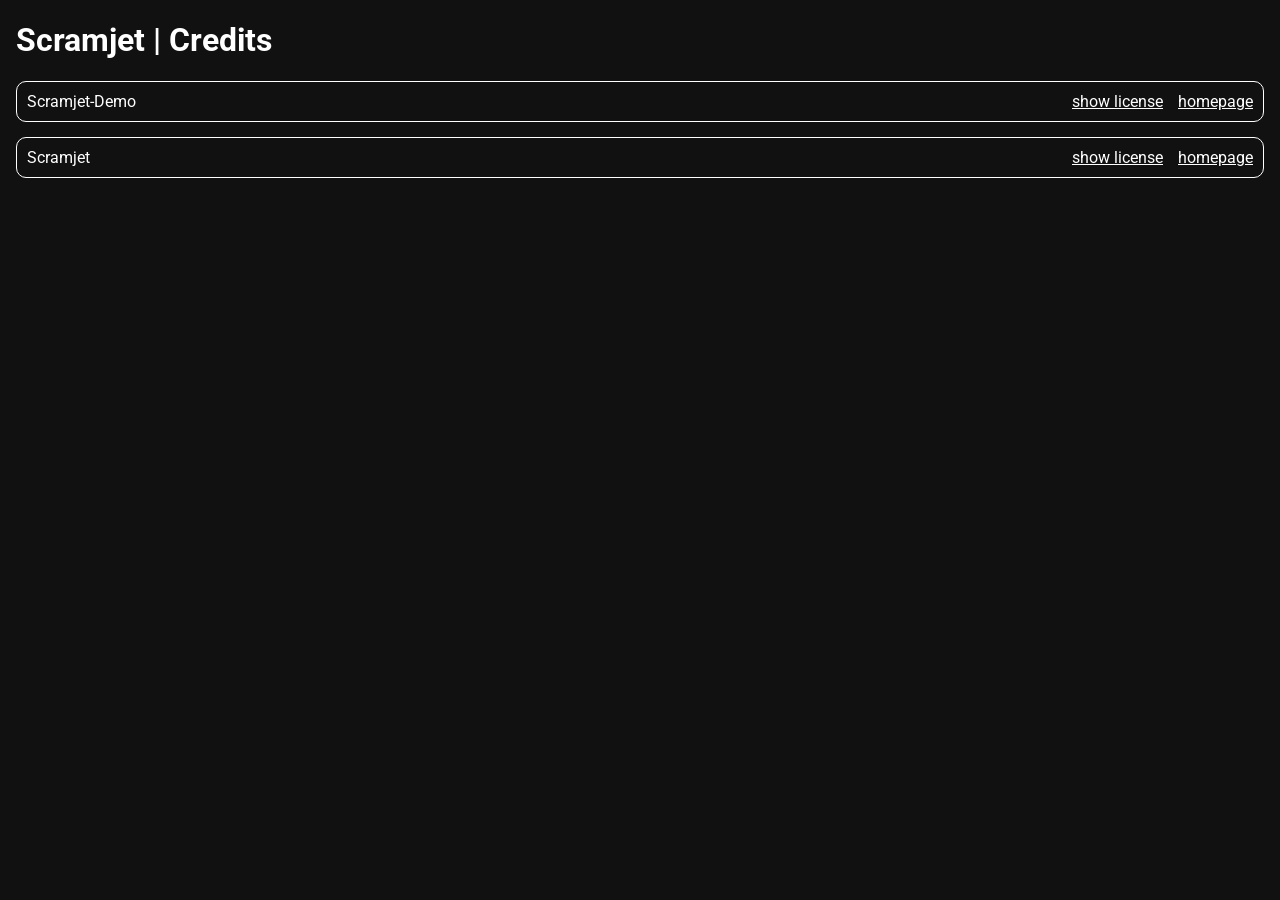
<file: credits.html>
<!doctype html>
<html>
	<head>
		<meta charset="utf-8" />
		<meta
			name="viewport"
			content="width=device-width, initial-scale=1.0, shrink-to-fit=no"
		/>
		<title>Scramjet | Licenses</title>
		<link rel="shortcut icon" content="favicon.ico" />
		<link rel="stylesheet" href="index.css" />
	</head>

	<body>
		<div class="logo-wrapper left-margin">
			<h1>Scramjet | Credits</h1>
		</div>
		<div class="desc left-margin">
			<div class="credit">
				<span>Scramjet-Demo</span>
				<input type="checkbox" hidden id="0" />
				<label for="0"></label>
				<a href="https://github.com/MercuryWorkshop/Scramjet-Demo">homepage</a>
				<pre>
          GNU AFFERO GENERAL PUBLIC LICENSE
          Version 3, 19 November 2007

Copyright (C) 2007 Free Software Foundation, Inc. &lt;https://fsf.org/&gt;
Everyone is permitted to copy and distribute verbatim copies
of this license document, but changing it is not allowed.

               Preamble

The GNU Affero General Public License is a free, copyleft license for
software and other kinds of works, specifically designed to ensure
cooperation with the community in the case of network server software.

The licenses for most software and other practical works are designed
to take away your freedom to share and change the works.  By contrast,
our General Public Licenses are intended to guarantee your freedom to
share and change all versions of a program--to make sure it remains free
software for all its users.

When we speak of free software, we are referring to freedom, not
price.  Our General Public Licenses are designed to make sure that you
have the freedom to distribute copies of free software (and charge for
them if you wish), that you receive source code or can get it if you
want it, that you can change the software or use pieces of it in new
free programs, and that you know you can do these things.

Developers that use our General Public Licenses protect your rights
with two steps: (1) assert copyright on the software, and (2) offer
you this License which gives you legal permission to copy, distribute
and/or modify the software.

A secondary benefit of defending all users' freedom is that
improvements made in alternate versions of the program, if they
receive widespread use, become available for other developers to
incorporate.  Many developers of free software are heartened and
encouraged by the resulting cooperation.  However, in the case of
software used on network servers, this result may fail to come about.
The GNU General Public License permits making a modified version and
letting the public access it on a server without ever releasing its
source code to the public.

The GNU Affero General Public License is designed specifically to
ensure that, in such cases, the modified source code becomes available
to the community.  It requires the operator of a network server to
provide the source code of the modified version running there to the
users of that server.  Therefore, public use of a modified version, on
a publicly accessible server, gives the public access to the source
code of the modified version.

An older license, called the Affero General Public License and
published by Affero, was designed to accomplish similar goals.  This is
a different license, not a version of the Affero GPL, but Affero has
released a new version of the Affero GPL which permits relicensing under
this license.

The precise terms and conditions for copying, distribution and
modification follow.

          TERMS AND CONDITIONS

0. Definitions.

"This License" refers to version 3 of the GNU Affero General Public License.

"Copyright" also means copyright-like laws that apply to other kinds of
works, such as semiconductor masks.

"The Program" refers to any copyrightable work licensed under this
License.  Each licensee is addressed as "you".  "Licensees" and
"recipients" may be individuals or organizations.

To "modify" a work means to copy from or adapt all or part of the work
in a fashion requiring copyright permission, other than the making of an
exact copy.  The resulting work is called a "modified version" of the
earlier work or a work "based on" the earlier work.

A "covered work" means either the unmodified Program or a work based
on the Program.

To "propagate" a work means to do anything with it that, without
permission, would make you directly or secondarily liable for
infringement under applicable copyright law, except executing it on a
computer or modifying a private copy.  Propagation includes copying,
distribution (with or without modification), making available to the
public, and in some countries other activities as well.

To "convey" a work means any kind of propagation that enables other
parties to make or receive copies.  Mere interaction with a user through
a computer network, with no transfer of a copy, is not conveying.

An interactive user interface displays "Appropriate Legal Notices"
to the extent that it includes a convenient and prominently visible
feature that (1) displays an appropriate copyright notice, and (2)
tells the user that there is no warranty for the work (except to the
extent that warranties are provided), that licensees may convey the
work under this License, and how to view a copy of this License.  If
the interface presents a list of user commands or options, such as a
menu, a prominent item in the list meets this criterion.

1. Source Code.

The "source code" for a work means the preferred form of the work
for making modifications to it.  "Object code" means any non-source
form of a work.

A "Standard Interface" means an interface that either is an official
standard defined by a recognized standards body, or, in the case of
interfaces specified for a particular programming language, one that
is widely used among developers working in that language.

The "System Libraries" of an executable work include anything, other
than the work as a whole, that (a) is included in the normal form of
packaging a Major Component, but which is not part of that Major
Component, and (b) serves only to enable use of the work with that
Major Component, or to implement a Standard Interface for which an
implementation is available to the public in source code form.  A
"Major Component", in this context, means a major essential component
(kernel, window system, and so on) of the specific operating system
(if any) on which the executable work runs, or a compiler used to
produce the work, or an object code interpreter used to run it.

The "Corresponding Source" for a work in object code form means all
the source code needed to generate, install, and (for an executable
work) run the object code and to modify the work, including scripts to
control those activities.  However, it does not include the work's
System Libraries, or general-purpose tools or generally available free
programs which are used unmodified in performing those activities but
which are not part of the work.  For example, Corresponding Source
includes interface definition files associated with source files for
the work, and the source code for shared libraries and dynamically
linked subprograms that the work is specifically designed to require,
such as by intimate data communication or control flow between those
subprograms and other parts of the work.

The Corresponding Source need not include anything that users
can regenerate automatically from other parts of the Corresponding
Source.

The Corresponding Source for a work in source code form is that
same work.

2. Basic Permissions.

All rights granted under this License are granted for the term of
copyright on the Program, and are irrevocable provided the stated
conditions are met.  This License explicitly affirms your unlimited
permission to run the unmodified Program.  The output from running a
covered work is covered by this License only if the output, given its
content, constitutes a covered work.  This License acknowledges your
rights of fair use or other equivalent, as provided by copyright law.

You may make, run and propagate covered works that you do not
convey, without conditions so long as your license otherwise remains
in force.  You may convey covered works to others for the sole purpose
of having them make modifications exclusively for you, or provide you
with facilities for running those works, provided that you comply with
the terms of this License in conveying all material for which you do
not control copyright.  Those thus making or running the covered works
for you must do so exclusively on your behalf, under your direction
and control, on terms that prohibit them from making any copies of
your copyrighted material outside their relationship with you.

Conveying under any other circumstances is permitted solely under
the conditions stated below.  Sublicensing is not allowed; section 10
makes it unnecessary.

3. Protecting Users' Legal Rights From Anti-Circumvention Law.

No covered work shall be deemed part of an effective technological
measure under any applicable law fulfilling obligations under article
11 of the WIPO copyright treaty adopted on 20 December 1996, or
similar laws prohibiting or restricting circumvention of such
measures.

When you convey a covered work, you waive any legal power to forbid
circumvention of technological measures to the extent such circumvention
is effected by exercising rights under this License with respect to
the covered work, and you disclaim any intention to limit operation or
modification of the work as a means of enforcing, against the work's
users, your or third parties' legal rights to forbid circumvention of
technological measures.

4. Conveying Verbatim Copies.

You may convey verbatim copies of the Program's source code as you
receive it, in any medium, provided that you conspicuously and
appropriately publish on each copy an appropriate copyright notice;
keep intact all notices stating that this License and any
non-permissive terms added in accord with section 7 apply to the code;
keep intact all notices of the absence of any warranty; and give all
recipients a copy of this License along with the Program.

You may charge any price or no price for each copy that you convey,
and you may offer support or warranty protection for a fee.

5. Conveying Modified Source Versions.

You may convey a work based on the Program, or the modifications to
produce it from the Program, in the form of source code under the
terms of section 4, provided that you also meet all of these conditions:

a) The work must carry prominent notices stating that you modified
it, and giving a relevant date.

b) The work must carry prominent notices stating that it is
released under this License and any conditions added under section
7.  This requirement modifies the requirement in section 4 to
"keep intact all notices".

c) You must license the entire work, as a whole, under this
License to anyone who comes into possession of a copy.  This
License will therefore apply, along with any applicable section 7
additional terms, to the whole of the work, and all its parts,
regardless of how they are packaged.  This License gives no
permission to license the work in any other way, but it does not
invalidate such permission if you have separately received it.

d) If the work has interactive user interfaces, each must display
Appropriate Legal Notices; however, if the Program has interactive
interfaces that do not display Appropriate Legal Notices, your
work need not make them do so.

A compilation of a covered work with other separate and independent
works, which are not by their nature extensions of the covered work,
and which are not combined with it such as to form a larger program,
in or on a volume of a storage or distribution medium, is called an
"aggregate" if the compilation and its resulting copyright are not
used to limit the access or legal rights of the compilation's users
beyond what the individual works permit.  Inclusion of a covered work
in an aggregate does not cause this License to apply to the other
parts of the aggregate.

6. Conveying Non-Source Forms.

You may convey a covered work in object code form under the terms
of sections 4 and 5, provided that you also convey the
machine-readable Corresponding Source under the terms of this License,
in one of these ways:

a) Convey the object code in, or embodied in, a physical product
(including a physical distribution medium), accompanied by the
Corresponding Source fixed on a durable physical medium
customarily used for software interchange.

b) Convey the object code in, or embodied in, a physical product
(including a physical distribution medium), accompanied by a
written offer, valid for at least three years and valid for as
long as you offer spare parts or customer support for that product
model, to give anyone who possesses the object code either (1) a
copy of the Corresponding Source for all the software in the
product that is covered by this License, on a durable physical
medium customarily used for software interchange, for a price no
more than your reasonable cost of physically performing this
conveying of source, or (2) access to copy the
Corresponding Source from a network server at no charge.

c) Convey individual copies of the object code with a copy of the
written offer to provide the Corresponding Source.  This
alternative is allowed only occasionally and noncommercially, and
only if you received the object code with such an offer, in accord
with subsection 6b.

d) Convey the object code by offering access from a designated
place (gratis or for a charge), and offer equivalent access to the
Corresponding Source in the same way through the same place at no
further charge.  You need not require recipients to copy the
Corresponding Source along with the object code.  If the place to
copy the object code is a network server, the Corresponding Source
may be on a different server (operated by you or a third party)
that supports equivalent copying facilities, provided you maintain
clear directions next to the object code saying where to find the
Corresponding Source.  Regardless of what server hosts the
Corresponding Source, you remain obligated to ensure that it is
available for as long as needed to satisfy these requirements.

e) Convey the object code using peer-to-peer transmission, provided
you inform other peers where the object code and Corresponding
Source of the work are being offered to the general public at no
charge under subsection 6d.

A separable portion of the object code, whose source code is excluded
from the Corresponding Source as a System Library, need not be
included in conveying the object code work.

A "User Product" is either (1) a "consumer product", which means any
tangible personal property which is normally used for personal, family,
or household purposes, or (2) anything designed or sold for incorporation
into a dwelling.  In determining whether a product is a consumer product,
doubtful cases shall be resolved in favor of coverage.  For a particular
product received by a particular user, "normally used" refers to a
typical or common use of that class of product, regardless of the status
of the particular user or of the way in which the particular user
actually uses, or expects or is expected to use, the product.  A product
is a consumer product regardless of whether the product has substantial
commercial, industrial or non-consumer uses, unless such uses represent
the only significant mode of use of the product.

"Installation Information" for a User Product means any methods,
procedures, authorization keys, or other information required to install
and execute modified versions of a covered work in that User Product from
a modified version of its Corresponding Source.  The information must
suffice to ensure that the continued functioning of the modified object
code is in no case prevented or interfered with solely because
modification has been made.

If you convey an object code work under this section in, or with, or
specifically for use in, a User Product, and the conveying occurs as
part of a transaction in which the right of possession and use of the
User Product is transferred to the recipient in perpetuity or for a
fixed term (regardless of how the transaction is characterized), the
Corresponding Source conveyed under this section must be accompanied
by the Installation Information.  But this requirement does not apply
if neither you nor any third party retains the ability to install
modified object code on the User Product (for example, the work has
been installed in ROM).

The requirement to provide Installation Information does not include a
requirement to continue to provide support service, warranty, or updates
for a work that has been modified or installed by the recipient, or for
the User Product in which it has been modified or installed.  Access to a
network may be denied when the modification itself materially and
adversely affects the operation of the network or violates the rules and
protocols for communication across the network.

Corresponding Source conveyed, and Installation Information provided,
in accord with this section must be in a format that is publicly
documented (and with an implementation available to the public in
source code form), and must require no special password or key for
unpacking, reading or copying.

7. Additional Terms.

"Additional permissions" are terms that supplement the terms of this
License by making exceptions from one or more of its conditions.
Additional permissions that are applicable to the entire Program shall
be treated as though they were included in this License, to the extent
that they are valid under applicable law.  If additional permissions
apply only to part of the Program, that part may be used separately
under those permissions, but the entire Program remains governed by
this License without regard to the additional permissions.

When you convey a copy of a covered work, you may at your option
remove any additional permissions from that copy, or from any part of
it.  (Additional permissions may be written to require their own
removal in certain cases when you modify the work.)  You may place
additional permissions on material, added by you to a covered work,
for which you have or can give appropriate copyright permission.

Notwithstanding any other provision of this License, for material you
add to a covered work, you may (if authorized by the copyright holders of
that material) supplement the terms of this License with terms:

a) Disclaiming warranty or limiting liability differently from the
terms of sections 15 and 16 of this License; or

b) Requiring preservation of specified reasonable legal notices or
author attributions in that material or in the Appropriate Legal
Notices displayed by works containing it; or

c) Prohibiting misrepresentation of the origin of that material, or
requiring that modified versions of such material be marked in
reasonable ways as different from the original version; or

d) Limiting the use for publicity purposes of names of licensors or
authors of the material; or

e) Declining to grant rights under trademark law for use of some
trade names, trademarks, or service marks; or

f) Requiring indemnification of licensors and authors of that
material by anyone who conveys the material (or modified versions of
it) with contractual assumptions of liability to the recipient, for
any liability that these contractual assumptions directly impose on
those licensors and authors.

All other non-permissive additional terms are considered "further
restrictions" within the meaning of section 10.  If the Program as you
received it, or any part of it, contains a notice stating that it is
governed by this License along with a term that is a further
restriction, you may remove that term.  If a license document contains
a further restriction but permits relicensing or conveying under this
License, you may add to a covered work material governed by the terms
of that license document, provided that the further restriction does
not survive such relicensing or conveying.

If you add terms to a covered work in accord with this section, you
must place, in the relevant source files, a statement of the
additional terms that apply to those files, or a notice indicating
where to find the applicable terms.

Additional terms, permissive or non-permissive, may be stated in the
form of a separately written license, or stated as exceptions;
the above requirements apply either way.

8. Termination.

You may not propagate or modify a covered work except as expressly
provided under this License.  Any attempt otherwise to propagate or
modify it is void, and will automatically terminate your rights under
this License (including any patent licenses granted under the third
paragraph of section 11).

However, if you cease all violation of this License, then your
license from a particular copyright holder is reinstated (a)
provisionally, unless and until the copyright holder explicitly and
finally terminates your license, and (b) permanently, if the copyright
holder fails to notify you of the violation by some reasonable means
prior to 60 days after the cessation.

Moreover, your license from a particular copyright holder is
reinstated permanently if the copyright holder notifies you of the
violation by some reasonable means, this is the first time you have
received notice of violation of this License (for any work) from that
copyright holder, and you cure the violation prior to 30 days after
your receipt of the notice.

Termination of your rights under this section does not terminate the
licenses of parties who have received copies or rights from you under
this License.  If your rights have been terminated and not permanently
reinstated, you do not qualify to receive new licenses for the same
material under section 10.

9. Acceptance Not Required for Having Copies.

You are not required to accept this License in order to receive or
run a copy of the Program.  Ancillary propagation of a covered work
occurring solely as a consequence of using peer-to-peer transmission
to receive a copy likewise does not require acceptance.  However,
nothing other than this License grants you permission to propagate or
modify any covered work.  These actions infringe copyright if you do
not accept this License.  Therefore, by modifying or propagating a
covered work, you indicate your acceptance of this License to do so.

10. Automatic Licensing of Downstream Recipients.

Each time you convey a covered work, the recipient automatically
receives a license from the original licensors, to run, modify and
propagate that work, subject to this License.  You are not responsible
for enforcing compliance by third parties with this License.

An "entity transaction" is a transaction transferring control of an
organization, or substantially all assets of one, or subdividing an
organization, or merging organizations.  If propagation of a covered
work results from an entity transaction, each party to that
transaction who receives a copy of the work also receives whatever
licenses to the work the party's predecessor in interest had or could
give under the previous paragraph, plus a right to possession of the
Corresponding Source of the work from the predecessor in interest, if
the predecessor has it or can get it with reasonable efforts.

You may not impose any further restrictions on the exercise of the
rights granted or affirmed under this License.  For example, you may
not impose a license fee, royalty, or other charge for exercise of
rights granted under this License, and you may not initiate litigation
(including a cross-claim or counterclaim in a lawsuit) alleging that
any patent claim is infringed by making, using, selling, offering for
sale, or importing the Program or any portion of it.

11. Patents.

A "contributor" is a copyright holder who authorizes use under this
License of the Program or a work on which the Program is based.  The
work thus licensed is called the contributor's "contributor version".

A contributor's "essential patent claims" are all patent claims
owned or controlled by the contributor, whether already acquired or
hereafter acquired, that would be infringed by some manner, permitted
by this License, of making, using, or selling its contributor version,
but do not include claims that would be infringed only as a
consequence of further modification of the contributor version.  For
purposes of this definition, "control" includes the right to grant
patent sublicenses in a manner consistent with the requirements of
this License.

Each contributor grants you a non-exclusive, worldwide, royalty-free
patent license under the contributor's essential patent claims, to
make, use, sell, offer for sale, import and otherwise run, modify and
propagate the contents of its contributor version.

In the following three paragraphs, a "patent license" is any express
agreement or commitment, however denominated, not to enforce a patent
(such as an express permission to practice a patent or covenant not to
sue for patent infringement).  To "grant" such a patent license to a
party means to make such an agreement or commitment not to enforce a
patent against the party.

If you convey a covered work, knowingly relying on a patent license,
and the Corresponding Source of the work is not available for anyone
to copy, free of charge and under the terms of this License, through a
publicly available network server or other readily accessible means,
then you must either (1) cause the Corresponding Source to be so
available, or (2) arrange to deprive yourself of the benefit of the
patent license for this particular work, or (3) arrange, in a manner
consistent with the requirements of this License, to extend the patent
license to downstream recipients.  "Knowingly relying" means you have
actual knowledge that, but for the patent license, your conveying the
covered work in a country, or your recipient's use of the covered work
in a country, would infringe one or more identifiable patents in that
country that you have reason to believe are valid.

If, pursuant to or in connection with a single transaction or
arrangement, you convey, or propagate by procuring conveyance of, a
covered work, and grant a patent license to some of the parties
receiving the covered work authorizing them to use, propagate, modify
or convey a specific copy of the covered work, then the patent license
you grant is automatically extended to all recipients of the covered
work and works based on it.

A patent license is "discriminatory" if it does not include within
the scope of its coverage, prohibits the exercise of, or is
conditioned on the non-exercise of one or more of the rights that are
specifically granted under this License.  You may not convey a covered
work if you are a party to an arrangement with a third party that is
in the business of distributing software, under which you make payment
to the third party based on the extent of your activity of conveying
the work, and under which the third party grants, to any of the
parties who would receive the covered work from you, a discriminatory
patent license (a) in connection with copies of the covered work
conveyed by you (or copies made from those copies), or (b) primarily
for and in connection with specific products or compilations that
contain the covered work, unless you entered into that arrangement,
or that patent license was granted, prior to 28 March 2007.

Nothing in this License shall be construed as excluding or limiting
any implied license or other defenses to infringement that may
otherwise be available to you under applicable patent law.

12. No Surrender of Others' Freedom.

If conditions are imposed on you (whether by court order, agreement or
otherwise) that contradict the conditions of this License, they do not
excuse you from the conditions of this License.  If you cannot convey a
covered work so as to satisfy simultaneously your obligations under this
License and any other pertinent obligations, then as a consequence you may
not convey it at all.  For example, if you agree to terms that obligate you
to collect a royalty for further conveying from those to whom you convey
the Program, the only way you could satisfy both those terms and this
License would be to refrain entirely from conveying the Program.

13. Remote Network Interaction; Use with the GNU General Public License.

Notwithstanding any other provision of this License, if you modify the
Program, your modified version must prominently offer all users
interacting with it remotely through a computer network (if your version
supports such interaction) an opportunity to receive the Corresponding
Source of your version by providing access to the Corresponding Source
from a network server at no charge, through some standard or customary
means of facilitating copying of software.  This Corresponding Source
shall include the Corresponding Source for any work covered by version 3
of the GNU General Public License that is incorporated pursuant to the
following paragraph.

Notwithstanding any other provision of this License, you have
permission to link or combine any covered work with a work licensed
under version 3 of the GNU General Public License into a single
combined work, and to convey the resulting work.  The terms of this
License will continue to apply to the part which is the covered work,
but the work with which it is combined will remain governed by version
3 of the GNU General Public License.

14. Revised Versions of this License.

The Free Software Foundation may publish revised and/or new versions of
the GNU Affero General Public License from time to time.  Such new versions
will be similar in spirit to the present version, but may differ in detail to
address new problems or concerns.

Each version is given a distinguishing version number.  If the
Program specifies that a certain numbered version of the GNU Affero General
Public License "or any later version" applies to it, you have the
option of following the terms and conditions either of that numbered
version or of any later version published by the Free Software
Foundation.  If the Program does not specify a version number of the
GNU Affero General Public License, you may choose any version ever published
by the Free Software Foundation.

If the Program specifies that a proxy can decide which future
versions of the GNU Affero General Public License can be used, that proxy's
public statement of acceptance of a version permanently authorizes you
to choose that version for the Program.

Later license versions may give you additional or different
permissions.  However, no additional obligations are imposed on any
author or copyright holder as a result of your choosing to follow a
later version.

15. Disclaimer of Warranty.

THERE IS NO WARRANTY FOR THE PROGRAM, TO THE EXTENT PERMITTED BY
APPLICABLE LAW.  EXCEPT WHEN OTHERWISE STATED IN WRITING THE COPYRIGHT
HOLDERS AND/OR OTHER PARTIES PROVIDE THE PROGRAM "AS IS" WITHOUT WARRANTY
OF ANY KIND, EITHER EXPRESSED OR IMPLIED, INCLUDING, BUT NOT LIMITED TO,
THE IMPLIED WARRANTIES OF MERCHANTABILITY AND FITNESS FOR A PARTICULAR
PURPOSE.  THE ENTIRE RISK AS TO THE QUALITY AND PERFORMANCE OF THE PROGRAM
IS WITH YOU.  SHOULD THE PROGRAM PROVE DEFECTIVE, YOU ASSUME THE COST OF
ALL NECESSARY SERVICING, REPAIR OR CORRECTION.

16. Limitation of Liability.

IN NO EVENT UNLESS REQUIRED BY APPLICABLE LAW OR AGREED TO IN WRITING
WILL ANY COPYRIGHT HOLDER, OR ANY OTHER PARTY WHO MODIFIES AND/OR CONVEYS
THE PROGRAM AS PERMITTED ABOVE, BE LIABLE TO YOU FOR DAMAGES, INCLUDING ANY
GENERAL, SPECIAL, INCIDENTAL OR CONSEQUENTIAL DAMAGES ARISING OUT OF THE
USE OR INABILITY TO USE THE PROGRAM (INCLUDING BUT NOT LIMITED TO LOSS OF
DATA OR DATA BEING RENDERED INACCURATE OR LOSSES SUSTAINED BY YOU OR THIRD
PARTIES OR A FAILURE OF THE PROGRAM TO OPERATE WITH ANY OTHER PROGRAMS),
EVEN IF SUCH HOLDER OR OTHER PARTY HAS BEEN ADVISED OF THE POSSIBILITY OF
SUCH DAMAGES.

17. Interpretation of Sections 15 and 16.

If the disclaimer of warranty and limitation of liability provided
above cannot be given local legal effect according to their terms,
reviewing courts shall apply local law that most closely approximates
an absolute waiver of all civil liability in connection with the
Program, unless a warranty or assumption of liability accompanies a
copy of the Program in return for a fee.

        END OF TERMS AND CONDITIONS

How to Apply These Terms to Your New Programs

If you develop a new program, and you want it to be of the greatest
possible use to the public, the best way to achieve this is to make it
free software which everyone can redistribute and change under these terms.

To do so, attach the following notices to the program.  It is safest
to attach them to the start of each source file to most effectively
state the exclusion of warranty; and each file should have at least
the "copyright" line and a pointer to where the full notice is found.

&lt;one line to give the program's name and a brief idea of what it does.&gt;
Copyright (C) &lt;year&gt;  &lt;name of author&gt;

This program is free software: you can redistribute it and/or modify
it under the terms of the GNU Affero General Public License as published
by the Free Software Foundation, either version 3 of the License, or
(at your option) any later version.

This program is distributed in the hope that it will be useful,
but WITHOUT ANY WARRANTY; without even the implied warranty of
MERCHANTABILITY or FITNESS FOR A PARTICULAR PURPOSE.  See the
GNU Affero General Public License for more details.

You should have received a copy of the GNU Affero General Public License
along with this program.  If not, see &lt;https://www.gnu.org/licenses/&gt;.

Also add information on how to contact you by electronic and paper mail.

If your software can interact with users remotely through a computer
network, you should also make sure that it provides a way for users to
get its source.  For example, if your program is a web application, its
interface could display a "Source" link that leads users to an archive
of the code.  There are many ways you could offer source, and different
solutions will be better for different programs; see section 13 for the
specific requirements.

You should also get your employer (if you work as a programmer) or school,
if any, to sign a "copyright disclaimer" for the program, if necessary.
For more information on this, and how to apply and follow the GNU AGPL, see
&lt;https://www.gnu.org/licenses/&gt;.</pre
				>
			</div>
			<div class="credit">
				<span>Scramjet</span>
				<input type="checkbox" hidden id="1" />
				<label for="1"></label>
				<a href="https://github.com/MercuryWorkshop/scramjet">homepage</a>
				<pre>
                    GNU AFFERO GENERAL PUBLIC LICENSE
                       Version 3, 19 November 2007

 Copyright (C) 2007 Free Software Foundation, Inc. &lt;https://fsf.org/&gt;
 Everyone is permitted to copy and distribute verbatim copies
 of this license document, but changing it is not allowed.

                            Preamble

  The GNU Affero General Public License is a free, copyleft license for
software and other kinds of works, specifically designed to ensure
cooperation with the community in the case of network server software.

  The licenses for most software and other practical works are designed
to take away your freedom to share and change the works.  By contrast,
our General Public Licenses are intended to guarantee your freedom to
share and change all versions of a program--to make sure it remains free
software for all its users.

  When we speak of free software, we are referring to freedom, not
price.  Our General Public Licenses are designed to make sure that you
have the freedom to distribute copies of free software (and charge for
them if you wish), that you receive source code or can get it if you
want it, that you can change the software or use pieces of it in new
free programs, and that you know you can do these things.

  Developers that use our General Public Licenses protect your rights
with two steps: (1) assert copyright on the software, and (2) offer
you this License which gives you legal permission to copy, distribute
and/or modify the software.

  A secondary benefit of defending all users' freedom is that
improvements made in alternate versions of the program, if they
receive widespread use, become available for other developers to
incorporate.  Many developers of free software are heartened and
encouraged by the resulting cooperation.  However, in the case of
software used on network servers, this result may fail to come about.
The GNU General Public License permits making a modified version and
letting the public access it on a server without ever releasing its
source code to the public.

  The GNU Affero General Public License is designed specifically to
ensure that, in such cases, the modified source code becomes available
to the community.  It requires the operator of a network server to
provide the source code of the modified version running there to the
users of that server.  Therefore, public use of a modified version, on
a publicly accessible server, gives the public access to the source
code of the modified version.

  An older license, called the Affero General Public License and
published by Affero, was designed to accomplish similar goals.  This is
a different license, not a version of the Affero GPL, but Affero has
released a new version of the Affero GPL which permits relicensing under
this license.

  The precise terms and conditions for copying, distribution and
modification follow.

                       TERMS AND CONDITIONS

  0. Definitions.

  "This License" refers to version 3 of the GNU Affero General Public License.

  "Copyright" also means copyright-like laws that apply to other kinds of
works, such as semiconductor masks.

  "The Program" refers to any copyrightable work licensed under this
License.  Each licensee is addressed as "you".  "Licensees" and
"recipients" may be individuals or organizations.

  To "modify" a work means to copy from or adapt all or part of the work
in a fashion requiring copyright permission, other than the making of an
exact copy.  The resulting work is called a "modified version" of the
earlier work or a work "based on" the earlier work.

  A "covered work" means either the unmodified Program or a work based
on the Program.

  To "propagate" a work means to do anything with it that, without
permission, would make you directly or secondarily liable for
infringement under applicable copyright law, except executing it on a
computer or modifying a private copy.  Propagation includes copying,
distribution (with or without modification), making available to the
public, and in some countries other activities as well.

  To "convey" a work means any kind of propagation that enables other
parties to make or receive copies.  Mere interaction with a user through
a computer network, with no transfer of a copy, is not conveying.

  An interactive user interface displays "Appropriate Legal Notices"
to the extent that it includes a convenient and prominently visible
feature that (1) displays an appropriate copyright notice, and (2)
tells the user that there is no warranty for the work (except to the
extent that warranties are provided), that licensees may convey the
work under this License, and how to view a copy of this License.  If
the interface presents a list of user commands or options, such as a
menu, a prominent item in the list meets this criterion.

  1. Source Code.

  The "source code" for a work means the preferred form of the work
for making modifications to it.  "Object code" means any non-source
form of a work.

  A "Standard Interface" means an interface that either is an official
standard defined by a recognized standards body, or, in the case of
interfaces specified for a particular programming language, one that
is widely used among developers working in that language.

  The "System Libraries" of an executable work include anything, other
than the work as a whole, that (a) is included in the normal form of
packaging a Major Component, but which is not part of that Major
Component, and (b) serves only to enable use of the work with that
Major Component, or to implement a Standard Interface for which an
implementation is available to the public in source code form.  A
"Major Component", in this context, means a major essential component
(kernel, window system, and so on) of the specific operating system
(if any) on which the executable work runs, or a compiler used to
produce the work, or an object code interpreter used to run it.

  The "Corresponding Source" for a work in object code form means all
the source code needed to generate, install, and (for an executable
work) run the object code and to modify the work, including scripts to
control those activities.  However, it does not include the work's
System Libraries, or general-purpose tools or generally available free
programs which are used unmodified in performing those activities but
which are not part of the work.  For example, Corresponding Source
includes interface definition files associated with source files for
the work, and the source code for shared libraries and dynamically
linked subprograms that the work is specifically designed to require,
such as by intimate data communication or control flow between those
subprograms and other parts of the work.

  The Corresponding Source need not include anything that users
can regenerate automatically from other parts of the Corresponding
Source.

  The Corresponding Source for a work in source code form is that
same work.

  2. Basic Permissions.

  All rights granted under this License are granted for the term of
copyright on the Program, and are irrevocable provided the stated
conditions are met.  This License explicitly affirms your unlimited
permission to run the unmodified Program.  The output from running a
covered work is covered by this License only if the output, given its
content, constitutes a covered work.  This License acknowledges your
rights of fair use or other equivalent, as provided by copyright law.

  You may make, run and propagate covered works that you do not
convey, without conditions so long as your license otherwise remains
in force.  You may convey covered works to others for the sole purpose
of having them make modifications exclusively for you, or provide you
with facilities for running those works, provided that you comply with
the terms of this License in conveying all material for which you do
not control copyright.  Those thus making or running the covered works
for you must do so exclusively on your behalf, under your direction
and control, on terms that prohibit them from making any copies of
your copyrighted material outside their relationship with you.

  Conveying under any other circumstances is permitted solely under
the conditions stated below.  Sublicensing is not allowed; section 10
makes it unnecessary.

  3. Protecting Users' Legal Rights From Anti-Circumvention Law.

  No covered work shall be deemed part of an effective technological
measure under any applicable law fulfilling obligations under article
11 of the WIPO copyright treaty adopted on 20 December 1996, or
similar laws prohibiting or restricting circumvention of such
measures.

  When you convey a covered work, you waive any legal power to forbid
circumvention of technological measures to the extent such circumvention
is effected by exercising rights under this License with respect to
the covered work, and you disclaim any intention to limit operation or
modification of the work as a means of enforcing, against the work's
users, your or third parties' legal rights to forbid circumvention of
technological measures.

  4. Conveying Verbatim Copies.

  You may convey verbatim copies of the Program's source code as you
receive it, in any medium, provided that you conspicuously and
appropriately publish on each copy an appropriate copyright notice;
keep intact all notices stating that this License and any
non-permissive terms added in accord with section 7 apply to the code;
keep intact all notices of the absence of any warranty; and give all
recipients a copy of this License along with the Program.

  You may charge any price or no price for each copy that you convey,
and you may offer support or warranty protection for a fee.

  5. Conveying Modified Source Versions.

  You may convey a work based on the Program, or the modifications to
produce it from the Program, in the form of source code under the
terms of section 4, provided that you also meet all of these conditions:

    a) The work must carry prominent notices stating that you modified
    it, and giving a relevant date.

    b) The work must carry prominent notices stating that it is
    released under this License and any conditions added under section
    7.  This requirement modifies the requirement in section 4 to
    "keep intact all notices".

    c) You must license the entire work, as a whole, under this
    License to anyone who comes into possession of a copy.  This
    License will therefore apply, along with any applicable section 7
    additional terms, to the whole of the work, and all its parts,
    regardless of how they are packaged.  This License gives no
    permission to license the work in any other way, but it does not
    invalidate such permission if you have separately received it.

    d) If the work has interactive user interfaces, each must display
    Appropriate Legal Notices; however, if the Program has interactive
    interfaces that do not display Appropriate Legal Notices, your
    work need not make them do so.

  A compilation of a covered work with other separate and independent
works, which are not by their nature extensions of the covered work,
and which are not combined with it such as to form a larger program,
in or on a volume of a storage or distribution medium, is called an
"aggregate" if the compilation and its resulting copyright are not
used to limit the access or legal rights of the compilation's users
beyond what the individual works permit.  Inclusion of a covered work
in an aggregate does not cause this License to apply to the other
parts of the aggregate.

  6. Conveying Non-Source Forms.

  You may convey a covered work in object code form under the terms
of sections 4 and 5, provided that you also convey the
machine-readable Corresponding Source under the terms of this License,
in one of these ways:

    a) Convey the object code in, or embodied in, a physical product
    (including a physical distribution medium), accompanied by the
    Corresponding Source fixed on a durable physical medium
    customarily used for software interchange.

    b) Convey the object code in, or embodied in, a physical product
    (including a physical distribution medium), accompanied by a
    written offer, valid for at least three years and valid for as
    long as you offer spare parts or customer support for that product
    model, to give anyone who possesses the object code either (1) a
    copy of the Corresponding Source for all the software in the
    product that is covered by this License, on a durable physical
    medium customarily used for software interchange, for a price no
    more than your reasonable cost of physically performing this
    conveying of source, or (2) access to copy the
    Corresponding Source from a network server at no charge.

    c) Convey individual copies of the object code with a copy of the
    written offer to provide the Corresponding Source.  This
    alternative is allowed only occasionally and noncommercially, and
    only if you received the object code with such an offer, in accord
    with subsection 6b.

    d) Convey the object code by offering access from a designated
    place (gratis or for a charge), and offer equivalent access to the
    Corresponding Source in the same way through the same place at no
    further charge.  You need not require recipients to copy the
    Corresponding Source along with the object code.  If the place to
    copy the object code is a network server, the Corresponding Source
    may be on a different server (operated by you or a third party)
    that supports equivalent copying facilities, provided you maintain
    clear directions next to the object code saying where to find the
    Corresponding Source.  Regardless of what server hosts the
    Corresponding Source, you remain obligated to ensure that it is
    available for as long as needed to satisfy these requirements.

    e) Convey the object code using peer-to-peer transmission, provided
    you inform other peers where the object code and Corresponding
    Source of the work are being offered to the general public at no
    charge under subsection 6d.

  A separable portion of the object code, whose source code is excluded
from the Corresponding Source as a System Library, need not be
included in conveying the object code work.

  A "User Product" is either (1) a "consumer product", which means any
tangible personal property which is normally used for personal, family,
or household purposes, or (2) anything designed or sold for incorporation
into a dwelling.  In determining whether a product is a consumer product,
doubtful cases shall be resolved in favor of coverage.  For a particular
product received by a particular user, "normally used" refers to a
typical or common use of that class of product, regardless of the status
of the particular user or of the way in which the particular user
actually uses, or expects or is expected to use, the product.  A product
is a consumer product regardless of whether the product has substantial
commercial, industrial or non-consumer uses, unless such uses represent
the only significant mode of use of the product.

  "Installation Information" for a User Product means any methods,
procedures, authorization keys, or other information required to install
and execute modified versions of a covered work in that User Product from
a modified version of its Corresponding Source.  The information must
suffice to ensure that the continued functioning of the modified object
code is in no case prevented or interfered with solely because
modification has been made.

  If you convey an object code work under this section in, or with, or
specifically for use in, a User Product, and the conveying occurs as
part of a transaction in which the right of possession and use of the
User Product is transferred to the recipient in perpetuity or for a
fixed term (regardless of how the transaction is characterized), the
Corresponding Source conveyed under this section must be accompanied
by the Installation Information.  But this requirement does not apply
if neither you nor any third party retains the ability to install
modified object code on the User Product (for example, the work has
been installed in ROM).

  The requirement to provide Installation Information does not include a
requirement to continue to provide support service, warranty, or updates
for a work that has been modified or installed by the recipient, or for
the User Product in which it has been modified or installed.  Access to a
network may be denied when the modification itself materially and
adversely affects the operation of the network or violates the rules and
protocols for communication across the network.

  Corresponding Source conveyed, and Installation Information provided,
in accord with this section must be in a format that is publicly
documented (and with an implementation available to the public in
source code form), and must require no special password or key for
unpacking, reading or copying.

  7. Additional Terms.

  "Additional permissions" are terms that supplement the terms of this
License by making exceptions from one or more of its conditions.
Additional permissions that are applicable to the entire Program shall
be treated as though they were included in this License, to the extent
that they are valid under applicable law.  If additional permissions
apply only to part of the Program, that part may be used separately
under those permissions, but the entire Program remains governed by
this License without regard to the additional permissions.

  When you convey a copy of a covered work, you may at your option
remove any additional permissions from that copy, or from any part of
it.  (Additional permissions may be written to require their own
removal in certain cases when you modify the work.)  You may place
additional permissions on material, added by you to a covered work,
for which you have or can give appropriate copyright permission.

  Notwithstanding any other provision of this License, for material you
add to a covered work, you may (if authorized by the copyright holders of
that material) supplement the terms of this License with terms:

    a) Disclaiming warranty or limiting liability differently from the
    terms of sections 15 and 16 of this License; or

    b) Requiring preservation of specified reasonable legal notices or
    author attributions in that material or in the Appropriate Legal
    Notices displayed by works containing it; or

    c) Prohibiting misrepresentation of the origin of that material, or
    requiring that modified versions of such material be marked in
    reasonable ways as different from the original version; or

    d) Limiting the use for publicity purposes of names of licensors or
    authors of the material; or

    e) Declining to grant rights under trademark law for use of some
    trade names, trademarks, or service marks; or

    f) Requiring indemnification of licensors and authors of that
    material by anyone who conveys the material (or modified versions of
    it) with contractual assumptions of liability to the recipient, for
    any liability that these contractual assumptions directly impose on
    those licensors and authors.

  All other non-permissive additional terms are considered "further
restrictions" within the meaning of section 10.  If the Program as you
received it, or any part of it, contains a notice stating that it is
governed by this License along with a term that is a further
restriction, you may remove that term.  If a license document contains
a further restriction but permits relicensing or conveying under this
License, you may add to a covered work material governed by the terms
of that license document, provided that the further restriction does
not survive such relicensing or conveying.

  If you add terms to a covered work in accord with this section, you
must place, in the relevant source files, a statement of the
additional terms that apply to those files, or a notice indicating
where to find the applicable terms.

  Additional terms, permissive or non-permissive, may be stated in the
form of a separately written license, or stated as exceptions;
the above requirements apply either way.

  8. Termination.

  You may not propagate or modify a covered work except as expressly
provided under this License.  Any attempt otherwise to propagate or
modify it is void, and will automatically terminate your rights under
this License (including any patent licenses granted under the third
paragraph of section 11).

  However, if you cease all violation of this License, then your
license from a particular copyright holder is reinstated (a)
provisionally, unless and until the copyright holder explicitly and
finally terminates your license, and (b) permanently, if the copyright
holder fails to notify you of the violation by some reasonable means
prior to 60 days after the cessation.

  Moreover, your license from a particular copyright holder is
reinstated permanently if the copyright holder notifies you of the
violation by some reasonable means, this is the first time you have
received notice of violation of this License (for any work) from that
copyright holder, and you cure the violation prior to 30 days after
your receipt of the notice.

  Termination of your rights under this section does not terminate the
licenses of parties who have received copies or rights from you under
this License.  If your rights have been terminated and not permanently
reinstated, you do not qualify to receive new licenses for the same
material under section 10.

  9. Acceptance Not Required for Having Copies.

  You are not required to accept this License in order to receive or
run a copy of the Program.  Ancillary propagation of a covered work
occurring solely as a consequence of using peer-to-peer transmission
to receive a copy likewise does not require acceptance.  However,
nothing other than this License grants you permission to propagate or
modify any covered work.  These actions infringe copyright if you do
not accept this License.  Therefore, by modifying or propagating a
covered work, you indicate your acceptance of this License to do so.

  10. Automatic Licensing of Downstream Recipients.

  Each time you convey a covered work, the recipient automatically
receives a license from the original licensors, to run, modify and
propagate that work, subject to this License.  You are not responsible
for enforcing compliance by third parties with this License.

  An "entity transaction" is a transaction transferring control of an
organization, or substantially all assets of one, or subdividing an
organization, or merging organizations.  If propagation of a covered
work results from an entity transaction, each party to that
transaction who receives a copy of the work also receives whatever
licenses to the work the party's predecessor in interest had or could
give under the previous paragraph, plus a right to possession of the
Corresponding Source of the work from the predecessor in interest, if
the predecessor has it or can get it with reasonable efforts.

  You may not impose any further restrictions on the exercise of the
rights granted or affirmed under this License.  For example, you may
not impose a license fee, royalty, or other charge for exercise of
rights granted under this License, and you may not initiate litigation
(including a cross-claim or counterclaim in a lawsuit) alleging that
any patent claim is infringed by making, using, selling, offering for
sale, or importing the Program or any portion of it.

  11. Patents.

  A "contributor" is a copyright holder who authorizes use under this
License of the Program or a work on which the Program is based.  The
work thus licensed is called the contributor's "contributor version".

  A contributor's "essential patent claims" are all patent claims
owned or controlled by the contributor, whether already acquired or
hereafter acquired, that would be infringed by some manner, permitted
by this License, of making, using, or selling its contributor version,
but do not include claims that would be infringed only as a
consequence of further modification of the contributor version.  For
purposes of this definition, "control" includes the right to grant
patent sublicenses in a manner consistent with the requirements of
this License.

  Each contributor grants you a non-exclusive, worldwide, royalty-free
patent license under the contributor's essential patent claims, to
make, use, sell, offer for sale, import and otherwise run, modify and
propagate the contents of its contributor version.

  In the following three paragraphs, a "patent license" is any express
agreement or commitment, however denominated, not to enforce a patent
(such as an express permission to practice a patent or covenant not to
sue for patent infringement).  To "grant" such a patent license to a
party means to make such an agreement or commitment not to enforce a
patent against the party.

  If you convey a covered work, knowingly relying on a patent license,
and the Corresponding Source of the work is not available for anyone
to copy, free of charge and under the terms of this License, through a
publicly available network server or other readily accessible means,
then you must either (1) cause the Corresponding Source to be so
available, or (2) arrange to deprive yourself of the benefit of the
patent license for this particular work, or (3) arrange, in a manner
consistent with the requirements of this License, to extend the patent
license to downstream recipients.  "Knowingly relying" means you have
actual knowledge that, but for the patent license, your conveying the
covered work in a country, or your recipient's use of the covered work
in a country, would infringe one or more identifiable patents in that
country that you have reason to believe are valid.

  If, pursuant to or in connection with a single transaction or
arrangement, you convey, or propagate by procuring conveyance of, a
covered work, and grant a patent license to some of the parties
receiving the covered work authorizing them to use, propagate, modify
or convey a specific copy of the covered work, then the patent license
you grant is automatically extended to all recipients of the covered
work and works based on it.

  A patent license is "discriminatory" if it does not include within
the scope of its coverage, prohibits the exercise of, or is
conditioned on the non-exercise of one or more of the rights that are
specifically granted under this License.  You may not convey a covered
work if you are a party to an arrangement with a third party that is
in the business of distributing software, under which you make payment
to the third party based on the extent of your activity of conveying
the work, and under which the third party grants, to any of the
parties who would receive the covered work from you, a discriminatory
patent license (a) in connection with copies of the covered work
conveyed by you (or copies made from those copies), or (b) primarily
for and in connection with specific products or compilations that
contain the covered work, unless you entered into that arrangement,
or that patent license was granted, prior to 28 March 2007.

  Nothing in this License shall be construed as excluding or limiting
any implied license or other defenses to infringement that may
otherwise be available to you under applicable patent law.

  12. No Surrender of Others' Freedom.

  If conditions are imposed on you (whether by court order, agreement or
otherwise) that contradict the conditions of this License, they do not
excuse you from the conditions of this License.  If you cannot convey a
covered work so as to satisfy simultaneously your obligations under this
License and any other pertinent obligations, then as a consequence you may
not convey it at all.  For example, if you agree to terms that obligate you
to collect a royalty for further conveying from those to whom you convey
the Program, the only way you could satisfy both those terms and this
License would be to refrain entirely from conveying the Program.

  13. Remote Network Interaction; Use with the GNU General Public License.

  Notwithstanding any other provision of this License, if you modify the
Program, your modified version must prominently offer all users
interacting with it remotely through a computer network (if your version
supports such interaction) an opportunity to receive the Corresponding
Source of your version by providing access to the Corresponding Source
from a network server at no charge, through some standard or customary
means of facilitating copying of software.  This Corresponding Source
shall include the Corresponding Source for any work covered by version 3
of the GNU General Public License that is incorporated pursuant to the
following paragraph.

  Notwithstanding any other provision of this License, you have
permission to link or combine any covered work with a work licensed
under version 3 of the GNU General Public License into a single
combined work, and to convey the resulting work.  The terms of this
License will continue to apply to the part which is the covered work,
but the work with which it is combined will remain governed by version
3 of the GNU General Public License.

  14. Revised Versions of this License.

  The Free Software Foundation may publish revised and/or new versions of
the GNU Affero General Public License from time to time.  Such new versions
will be similar in spirit to the present version, but may differ in detail to
address new problems or concerns.

  Each version is given a distinguishing version number.  If the
Program specifies that a certain numbered version of the GNU Affero General
Public License "or any later version" applies to it, you have the
option of following the terms and conditions either of that numbered
version or of any later version published by the Free Software
Foundation.  If the Program does not specify a version number of the
GNU Affero General Public License, you may choose any version ever published
by the Free Software Foundation.

  If the Program specifies that a proxy can decide which future
versions of the GNU Affero General Public License can be used, that proxy's
public statement of acceptance of a version permanently authorizes you
to choose that version for the Program.

  Later license versions may give you additional or different
permissions.  However, no additional obligations are imposed on any
author or copyright holder as a result of your choosing to follow a
later version.

  15. Disclaimer of Warranty.

  THERE IS NO WARRANTY FOR THE PROGRAM, TO THE EXTENT PERMITTED BY
APPLICABLE LAW.  EXCEPT WHEN OTHERWISE STATED IN WRITING THE COPYRIGHT
HOLDERS AND/OR OTHER PARTIES PROVIDE THE PROGRAM "AS IS" WITHOUT WARRANTY
OF ANY KIND, EITHER EXPRESSED OR IMPLIED, INCLUDING, BUT NOT LIMITED TO,
THE IMPLIED WARRANTIES OF MERCHANTABILITY AND FITNESS FOR A PARTICULAR
PURPOSE.  THE ENTIRE RISK AS TO THE QUALITY AND PERFORMANCE OF THE PROGRAM
IS WITH YOU.  SHOULD THE PROGRAM PROVE DEFECTIVE, YOU ASSUME THE COST OF
ALL NECESSARY SERVICING, REPAIR OR CORRECTION.

  16. Limitation of Liability.

  IN NO EVENT UNLESS REQUIRED BY APPLICABLE LAW OR AGREED TO IN WRITING
WILL ANY COPYRIGHT HOLDER, OR ANY OTHER PARTY WHO MODIFIES AND/OR CONVEYS
THE PROGRAM AS PERMITTED ABOVE, BE LIABLE TO YOU FOR DAMAGES, INCLUDING ANY
GENERAL, SPECIAL, INCIDENTAL OR CONSEQUENTIAL DAMAGES ARISING OUT OF THE
USE OR INABILITY TO USE THE PROGRAM (INCLUDING BUT NOT LIMITED TO LOSS OF
DATA OR DATA BEING RENDERED INACCURATE OR LOSSES SUSTAINED BY YOU OR THIRD
PARTIES OR A FAILURE OF THE PROGRAM TO OPERATE WITH ANY OTHER PROGRAMS),
EVEN IF SUCH HOLDER OR OTHER PARTY HAS BEEN ADVISED OF THE POSSIBILITY OF
SUCH DAMAGES.

  17. Interpretation of Sections 15 and 16.

  If the disclaimer of warranty and limitation of liability provided
above cannot be given local legal effect according to their terms,
reviewing courts shall apply local law that most closely approximates
an absolute waiver of all civil liability in connection with the
Program, unless a warranty or assumption of liability accompanies a
copy of the Program in return for a fee.

                     END OF TERMS AND CONDITIONS

            How to Apply These Terms to Your New Programs

  If you develop a new program, and you want it to be of the greatest
possible use to the public, the best way to achieve this is to make it
free software which everyone can redistribute and change under these terms.

  To do so, attach the following notices to the program.  It is safest
to attach them to the start of each source file to most effectively
state the exclusion of warranty; and each file should have at least
the "copyright" line and a pointer to where the full notice is found.

    &lt;one line to give the program's name and a brief idea of what it does.&gt;
    Copyright (C) &lt;year&gt;  &lt;name of author&gt;

    This program is free software: you can redistribute it and/or modify
    it under the terms of the GNU Affero General Public License as published
    by the Free Software Foundation, either version 3 of the License, or
    (at your option) any later version.

    This program is distributed in the hope that it will be useful,
    but WITHOUT ANY WARRANTY; without even the implied warranty of
    MERCHANTABILITY or FITNESS FOR A PARTICULAR PURPOSE.  See the
    GNU Affero General Public License for more details.

    You should have received a copy of the GNU Affero General Public License
    along with this program.  If not, see &lt;https://www.gnu.org/licenses/&gt;.

Also add information on how to contact you by electronic and paper mail.

  If your software can interact with users remotely through a computer
network, you should also make sure that it provides a way for users to
get its source.  For example, if your program is a web application, its
interface could display a "Source" link that leads users to an archive
of the code.  There are many ways you could offer source, and different
solutions will be better for different programs; see section 13 for the
specific requirements.

  You should also get your employer (if you work as a programmer) or school,
if any, to sign a "copyright disclaimer" for the program, if necessary.
For more information on this, and how to apply and follow the GNU AGPL, see
&lt;https://www.gnu.org/licenses/&gt;.</pre
				>
			</div>
		</div>
	</body>
</html>
</file>
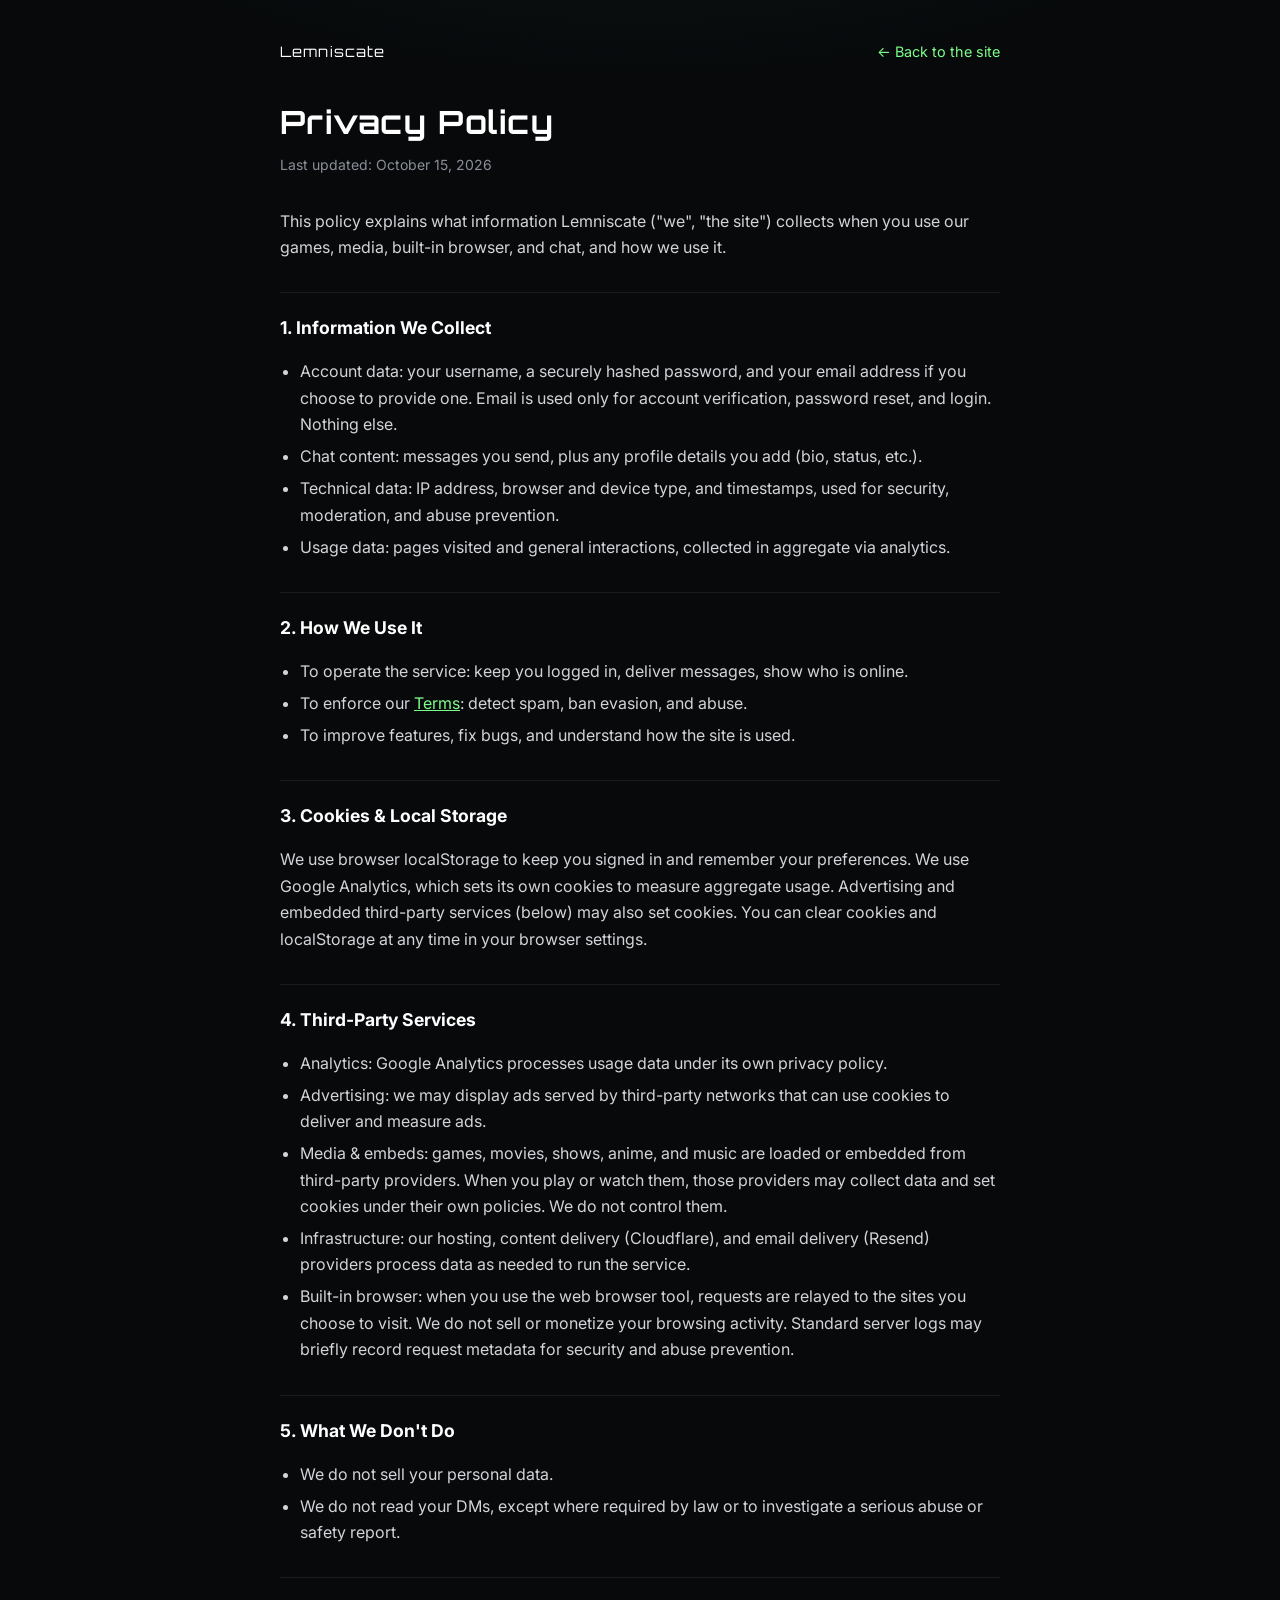
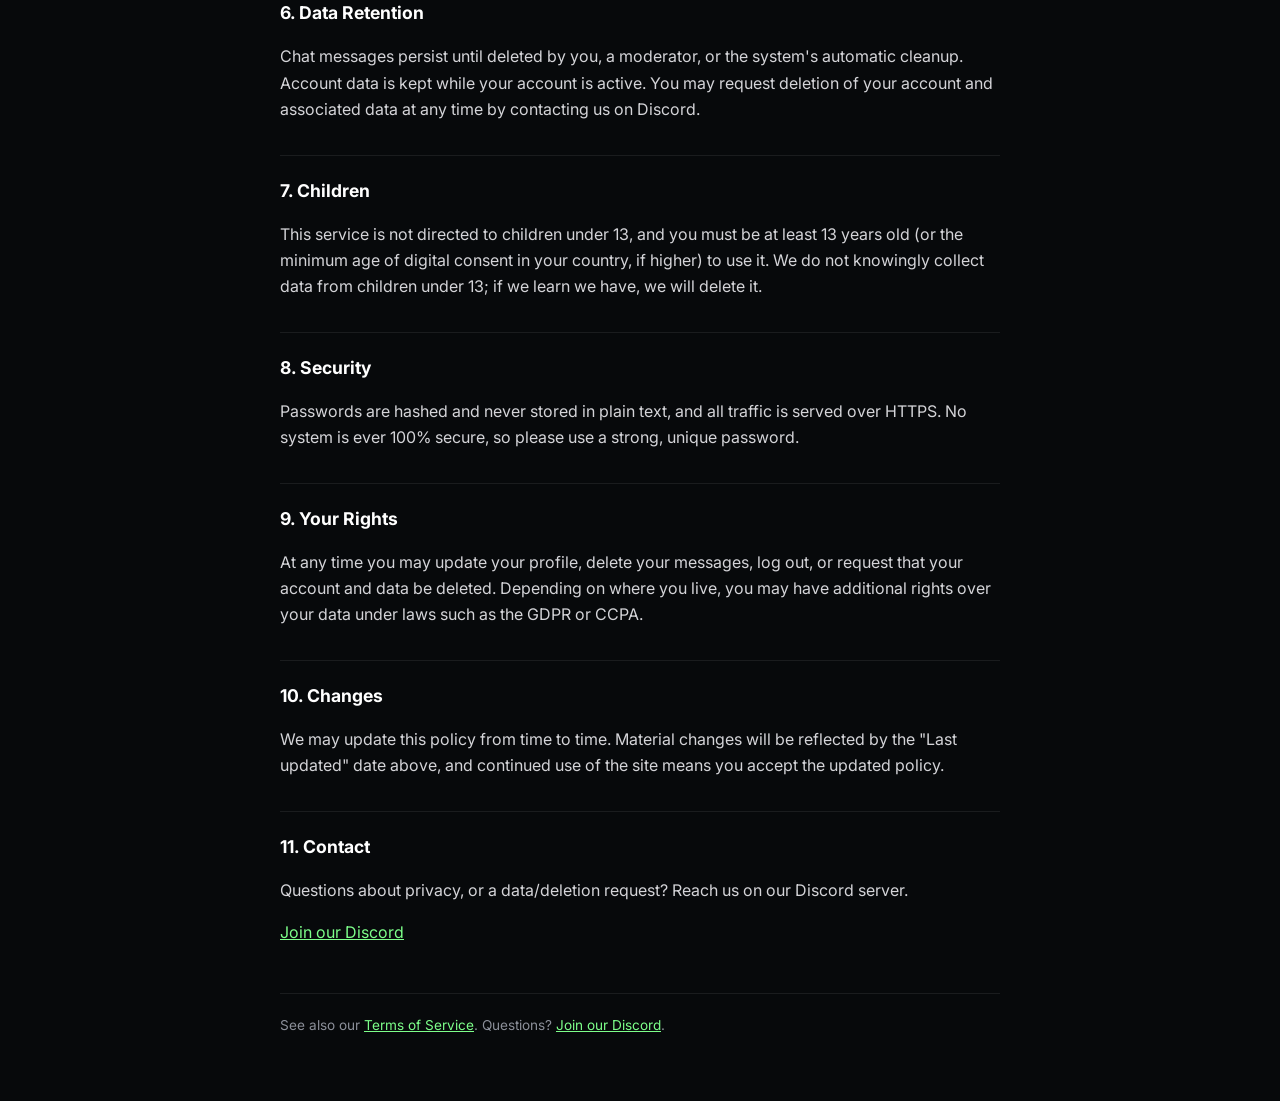
<file: privacy.html>
<!doctype html>
<html lang="en">
<head>
<meta charset="utf-8" />
<meta name="viewport" content="width=device-width, initial-scale=1" />
<title>Privacy Policy | Lemniscate</title>
<link rel="preconnect" href="https://fonts.googleapis.com" />
<link rel="preconnect" href="https://fonts.gstatic.com" crossorigin />
<link href="https://fonts.googleapis.com/css2?family=Orbitron:wght@500;700&family=Inter:wght@400;500;600&display=swap" rel="stylesheet" />
<style>
  :root { --bg:#07090b; --panel:#0b0e11; --line:rgba(255,255,255,.08); --text:#d4d4d8; --dim:#8b8f99; --accent:#7dff8a; }
  * { box-sizing:border-box; }
  body { margin:0; background:radial-gradient(1200px 600px at 50% -10%, #0e1a16 0%, var(--bg) 60%); background-color:var(--bg);
    color:var(--text); font:16px/1.65 Inter, system-ui, sans-serif; min-height:100vh; }
  main { max-width:760px; margin:0 auto; padding:2.5rem 1.25rem 4rem; }
  .top { display:flex; justify-content:space-between; align-items:center; gap:1rem; flex-wrap:wrap; margin-bottom:2rem; font-size:.9rem; }
  .top a { color:var(--accent); text-decoration:none; }
  .top a:hover { text-decoration:underline; }
  .top .brand { font-family:Orbitron, system-ui, sans-serif; letter-spacing:.08em; color:#fff; }
  h1 { font-family:Orbitron, system-ui, sans-serif; font-size:2rem; letter-spacing:.04em; color:#fff; margin:0 0 .25rem; }
  .updated { color:var(--dim); font-size:.875rem; margin:0 0 2rem; }
  h2 { font-size:1.1rem; color:#fff; margin:2rem 0 .5rem; padding-top:1.25rem; border-top:1px solid var(--line); }
  p, li { color:var(--text); }
  ul { padding-left:1.25rem; }
  li { margin:.35rem 0; }
  a { color:var(--accent); }
  footer { margin-top:3rem; padding-top:1.25rem; border-top:1px solid var(--line); color:var(--dim); font-size:.85rem; }
</style>
</head>
<body>
<main>
  <div class="top"><a class="brand" href="/">Lemniscate</a><a href="/">&larr; Back to the site</a></div>
  <h1>Privacy Policy</h1>
  <p class="updated">Last updated: October 15, 2026</p>
  <p>This policy explains what information Lemniscate ("we", "the site") collects when you use our games, media, built-in browser, and chat, and how we use it.</p>
  <h2>1. Information We Collect</h2><ul><li>Account data: your username, a securely hashed password, and your email address if you choose to provide one. Email is used only for account verification, password reset, and login. Nothing else.</li><li>Chat content: messages you send, plus any profile details you add (bio, status, etc.).</li><li>Technical data: IP address, browser and device type, and timestamps, used for security, moderation, and abuse prevention.</li><li>Usage data: pages visited and general interactions, collected in aggregate via analytics.</li></ul><h2>2. How We Use It</h2><ul><li>To operate the service: keep you logged in, deliver messages, show who is online.</li><li>To enforce our <a href="/tos">Terms</a>: detect spam, ban evasion, and abuse.</li><li>To improve features, fix bugs, and understand how the site is used.</li></ul><h2>3. Cookies &amp; Local Storage</h2><p>We use browser localStorage to keep you signed in and remember your preferences. We use Google Analytics, which sets its own cookies to measure aggregate usage. Advertising and embedded third-party services (below) may also set cookies. You can clear cookies and localStorage at any time in your browser settings.</p><h2>4. Third-Party Services</h2><ul><li>Analytics: Google Analytics processes usage data under its own privacy policy.</li><li>Advertising: we may display ads served by third-party networks that can use cookies to deliver and measure ads.</li><li>Media &amp; embeds: games, movies, shows, anime, and music are loaded or embedded from third-party providers. When you play or watch them, those providers may collect data and set cookies under their own policies. We do not control them.</li><li>Infrastructure: our hosting, content delivery (Cloudflare), and email delivery (Resend) providers process data as needed to run the service.</li><li>Built-in browser: when you use the web browser tool, requests are relayed to the sites you choose to visit. We do not sell or monetize your browsing activity. Standard server logs may briefly record request metadata for security and abuse prevention.</li></ul><h2>5. What We Don&#x27;t Do</h2><ul><li>We do not sell your personal data.</li><li>We do not read your DMs, except where required by law or to investigate a serious abuse or safety report.</li></ul><h2>6. Data Retention</h2><p>Chat messages persist until deleted by you, a moderator, or the system's automatic cleanup. Account data is kept while your account is active. You may request deletion of your account and associated data at any time by contacting us on Discord.</p><h2>7. Children</h2><p>This service is not directed to children under 13, and you must be at least 13 years old (or the minimum age of digital consent in your country, if higher) to use it. We do not knowingly collect data from children under 13; if we learn we have, we will delete it.</p><h2>8. Security</h2><p>Passwords are hashed and never stored in plain text, and all traffic is served over HTTPS. No system is ever 100% secure, so please use a strong, unique password.</p><h2>9. Your Rights</h2><p>At any time you may update your profile, delete your messages, log out, or request that your account and data be deleted. Depending on where you live, you may have additional rights over your data under laws such as the GDPR or CCPA.</p><h2>10. Changes</h2><p>We may update this policy from time to time. Material changes will be reflected by the "Last updated" date above, and continued use of the site means you accept the updated policy.</p><h2>11. Contact</h2><p>Questions about privacy, or a data/deletion request? Reach us on our Discord server.</p><p><a href="https://discord.com/invite/DFzqkwX6vb">Join our Discord</a></p>
  <footer>See also our <a href="/tos">Terms of Service</a>. Questions? <a href="https://discord.com/invite/DFzqkwX6vb">Join our Discord</a>.</footer>
</main>
</body>
</html>
</file>
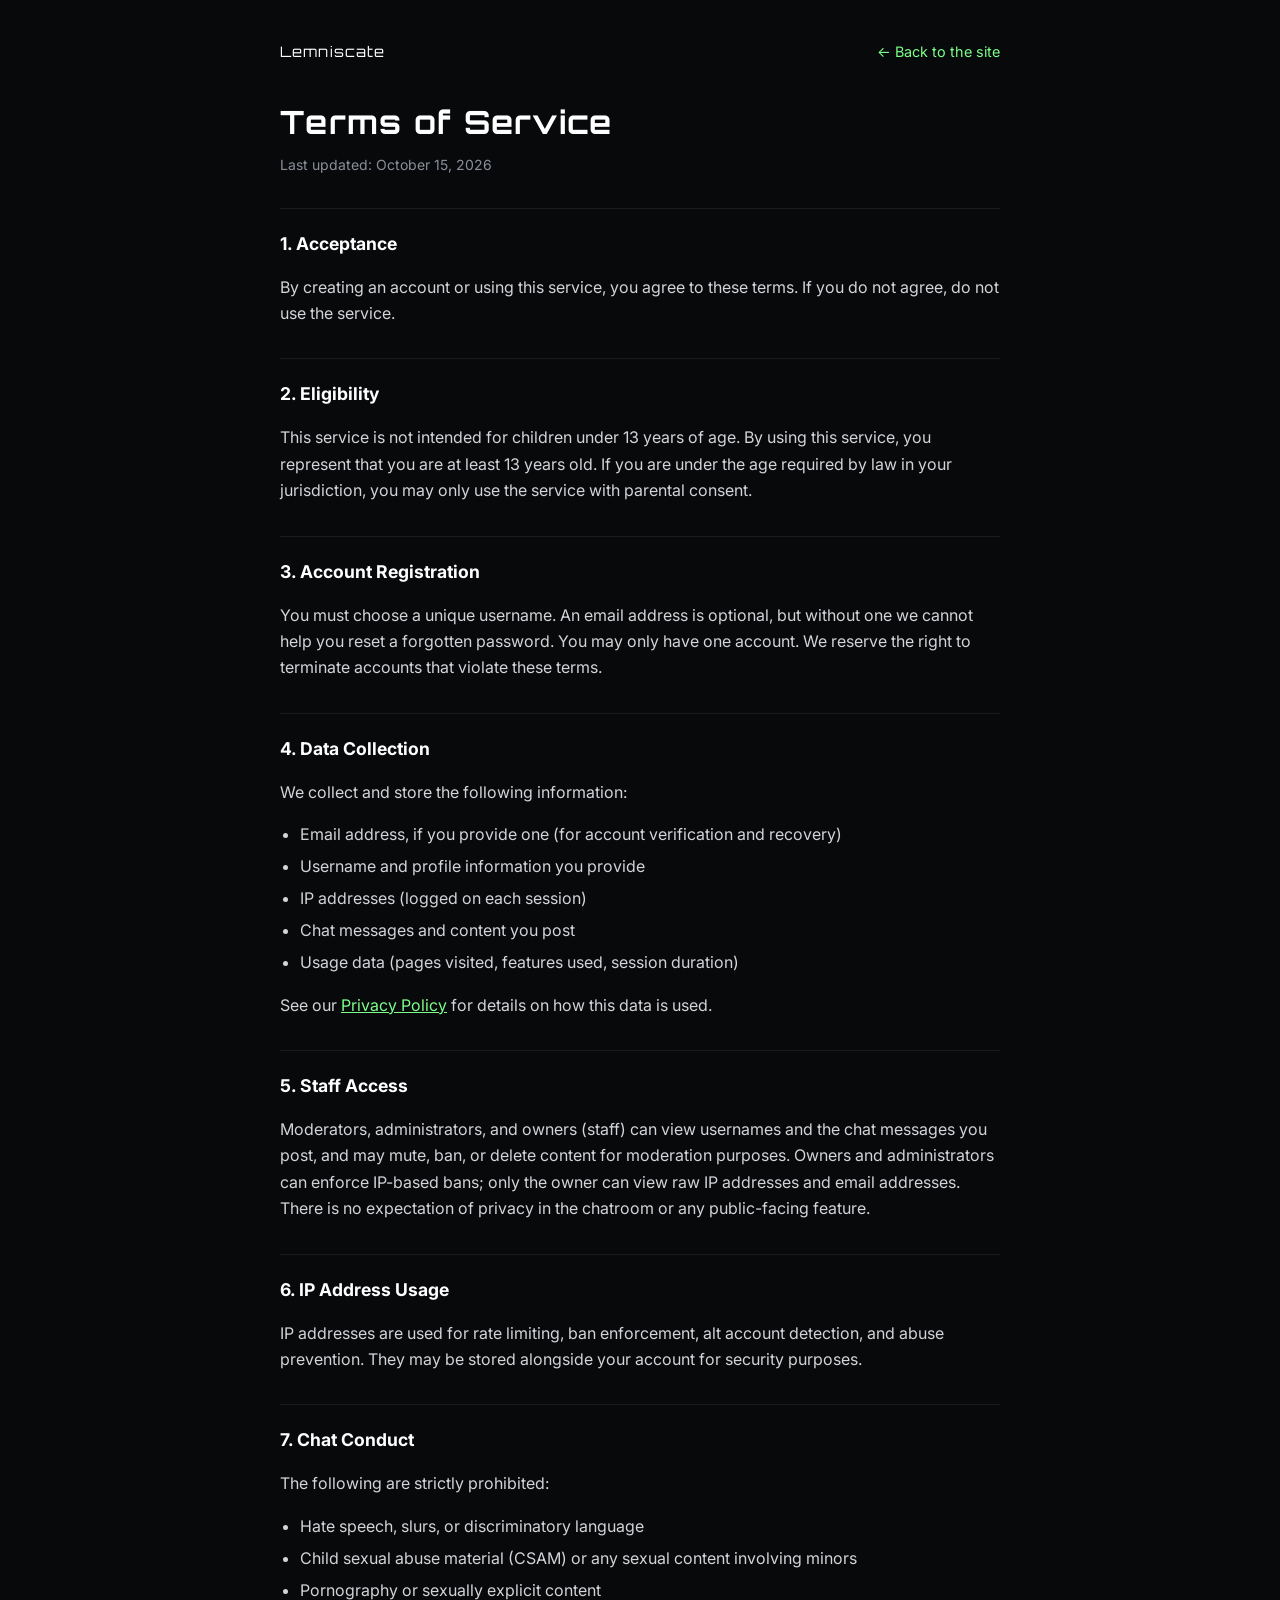
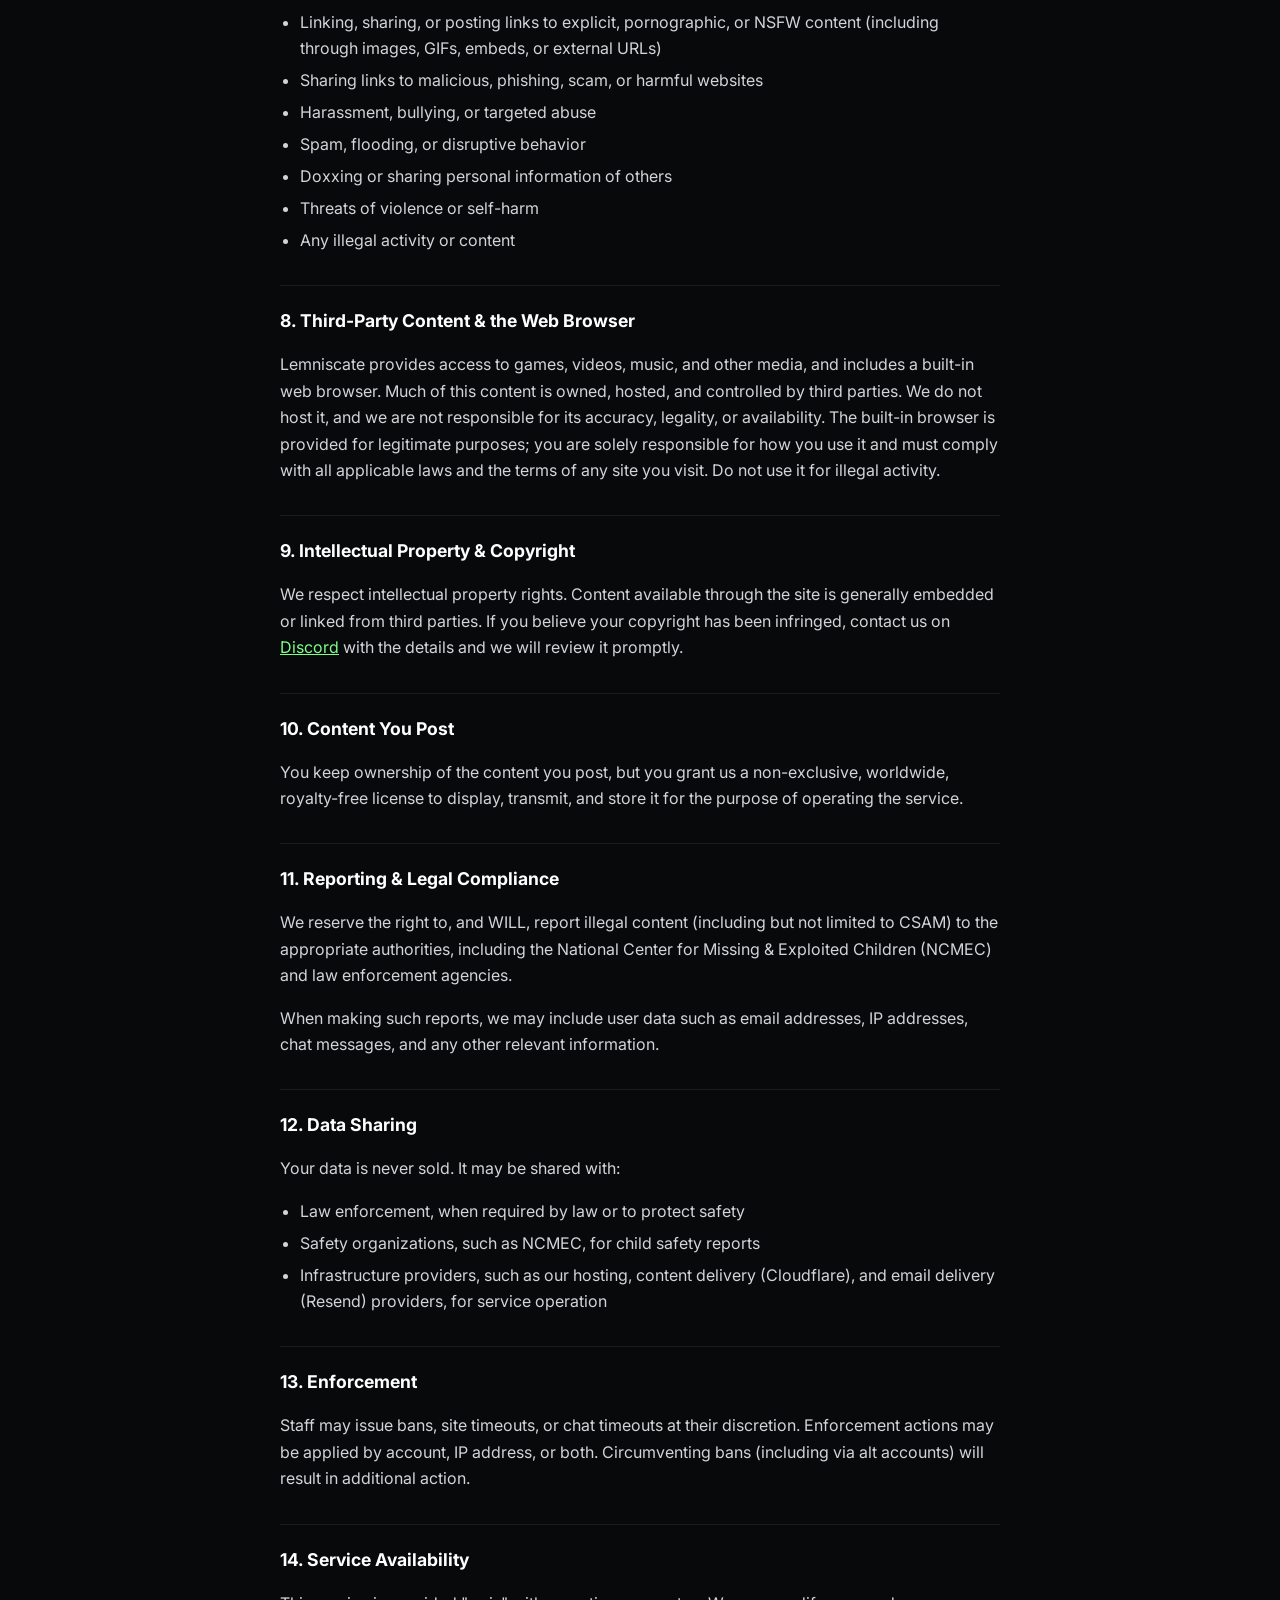
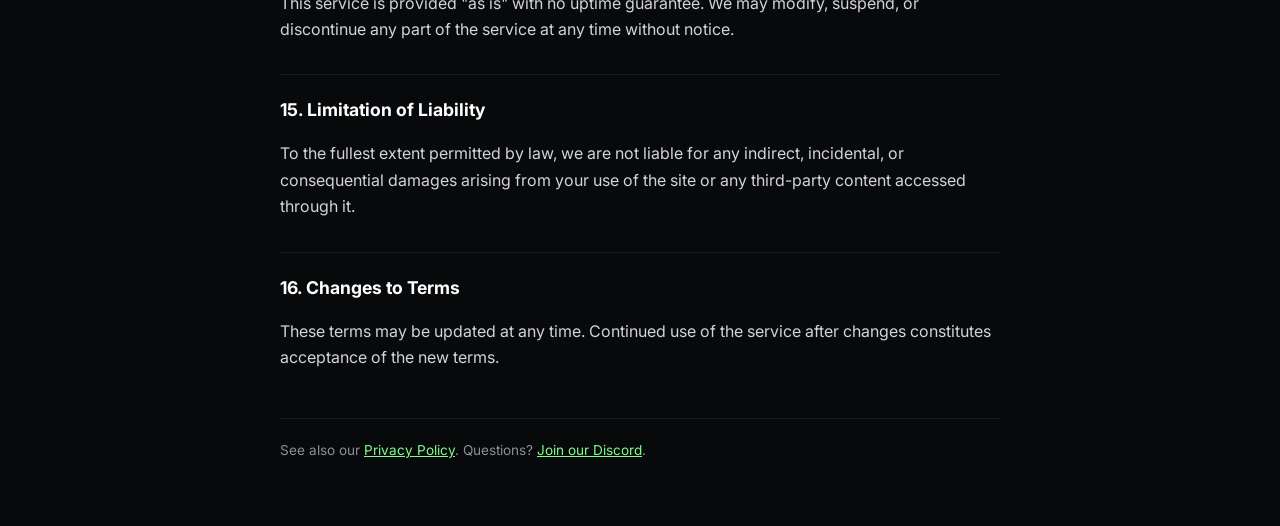
<file: tos.html>
<!doctype html>
<html lang="en">
<head>
<meta charset="utf-8" />
<meta name="viewport" content="width=device-width, initial-scale=1" />
<title>Terms of Service | Lemniscate</title>
<link rel="preconnect" href="https://fonts.googleapis.com" />
<link rel="preconnect" href="https://fonts.gstatic.com" crossorigin />
<link href="https://fonts.googleapis.com/css2?family=Orbitron:wght@500;700&family=Inter:wght@400;500;600&display=swap" rel="stylesheet" />
<style>
  :root { --bg:#07090b; --panel:#0b0e11; --line:rgba(255,255,255,.08); --text:#d4d4d8; --dim:#8b8f99; --accent:#7dff8a; }
  * { box-sizing:border-box; }
  body { margin:0; background:radial-gradient(1200px 600px at 50% -10%, #0e1a16 0%, var(--bg) 60%); background-color:var(--bg);
    color:var(--text); font:16px/1.65 Inter, system-ui, sans-serif; min-height:100vh; }
  main { max-width:760px; margin:0 auto; padding:2.5rem 1.25rem 4rem; }
  .top { display:flex; justify-content:space-between; align-items:center; gap:1rem; flex-wrap:wrap; margin-bottom:2rem; font-size:.9rem; }
  .top a { color:var(--accent); text-decoration:none; }
  .top a:hover { text-decoration:underline; }
  .top .brand { font-family:Orbitron, system-ui, sans-serif; letter-spacing:.08em; color:#fff; }
  h1 { font-family:Orbitron, system-ui, sans-serif; font-size:2rem; letter-spacing:.04em; color:#fff; margin:0 0 .25rem; }
  .updated { color:var(--dim); font-size:.875rem; margin:0 0 2rem; }
  h2 { font-size:1.1rem; color:#fff; margin:2rem 0 .5rem; padding-top:1.25rem; border-top:1px solid var(--line); }
  p, li { color:var(--text); }
  ul { padding-left:1.25rem; }
  li { margin:.35rem 0; }
  a { color:var(--accent); }
  footer { margin-top:3rem; padding-top:1.25rem; border-top:1px solid var(--line); color:var(--dim); font-size:.85rem; }
</style>
</head>
<body>
<main>
  <div class="top"><a class="brand" href="/">Lemniscate</a><a href="/">&larr; Back to the site</a></div>
  <h1>Terms of Service</h1>
  <p class="updated">Last updated: October 15, 2026</p>
  
  <h2>1. Acceptance</h2><p>By creating an account or using this service, you agree to these terms. If you do not agree, do not use the service.</p><h2>2. Eligibility</h2><p>This service is not intended for children under 13 years of age. By using this service, you represent that you are at least 13 years old. If you are under the age required by law in your jurisdiction, you may only use the service with parental consent.</p><h2>3. Account Registration</h2><p>You must choose a unique username. An email address is optional, but without one we cannot help you reset a forgotten password. You may only have one account. We reserve the right to terminate accounts that violate these terms.</p><h2>4. Data Collection</h2><p>We collect and store the following information:</p><ul><li>Email address, if you provide one (for account verification and recovery)</li><li>Username and profile information you provide</li><li>IP addresses (logged on each session)</li><li>Chat messages and content you post</li><li>Usage data (pages visited, features used, session duration)</li></ul><p>See our <a href="/privacy">Privacy Policy</a> for details on how this data is used.</p><h2>5. Staff Access</h2><p>Moderators, administrators, and owners (staff) can view usernames and the chat messages you post, and may mute, ban, or delete content for moderation purposes. Owners and administrators can enforce IP-based bans; only the owner can view raw IP addresses and email addresses. There is no expectation of privacy in the chatroom or any public-facing feature.</p><h2>6. IP Address Usage</h2><p>IP addresses are used for rate limiting, ban enforcement, alt account detection, and abuse prevention. They may be stored alongside your account for security purposes.</p><h2>7. Chat Conduct</h2><p>The following are strictly prohibited:</p><ul><li>Hate speech, slurs, or discriminatory language</li><li>Child sexual abuse material (CSAM) or any sexual content involving minors</li><li>Pornography or sexually explicit content</li><li>Linking, sharing, or posting links to explicit, pornographic, or NSFW content (including through images, GIFs, embeds, or external URLs)</li><li>Sharing links to malicious, phishing, scam, or harmful websites</li><li>Harassment, bullying, or targeted abuse</li><li>Spam, flooding, or disruptive behavior</li><li>Doxxing or sharing personal information of others</li><li>Threats of violence or self-harm</li><li>Any illegal activity or content</li></ul><h2>8. Third-Party Content &amp; the Web Browser</h2><p>Lemniscate provides access to games, videos, music, and other media, and includes a built-in web browser. Much of this content is owned, hosted, and controlled by third parties. We do not host it, and we are not responsible for its accuracy, legality, or availability. The built-in browser is provided for legitimate purposes; you are solely responsible for how you use it and must comply with all applicable laws and the terms of any site you visit. Do not use it for illegal activity.</p><h2>9. Intellectual Property &amp; Copyright</h2><p>We respect intellectual property rights. Content available through the site is generally embedded or linked from third parties. If you believe your copyright has been infringed, contact us on <a href="https://discord.com/invite/DFzqkwX6vb">Discord</a> with the details and we will review it promptly.</p><h2>10. Content You Post</h2><p>You keep ownership of the content you post, but you grant us a non-exclusive, worldwide, royalty-free license to display, transmit, and store it for the purpose of operating the service.</p><h2>11. Reporting &amp; Legal Compliance</h2><p>We reserve the right to, and WILL, report illegal content (including but not limited to CSAM) to the appropriate authorities, including the National Center for Missing &amp; Exploited Children (NCMEC) and law enforcement agencies.</p><p>When making such reports, we may include user data such as email addresses, IP addresses, chat messages, and any other relevant information.</p><h2>12. Data Sharing</h2><p>Your data is never sold. It may be shared with:</p><ul><li>Law enforcement, when required by law or to protect safety</li><li>Safety organizations, such as NCMEC, for child safety reports</li><li>Infrastructure providers, such as our hosting, content delivery (Cloudflare), and email delivery (Resend) providers, for service operation</li></ul><h2>13. Enforcement</h2><p>Staff may issue bans, site timeouts, or chat timeouts at their discretion. Enforcement actions may be applied by account, IP address, or both. Circumventing bans (including via alt accounts) will result in additional action.</p><h2>14. Service Availability</h2><p>This service is provided "as is" with no uptime guarantee. We may modify, suspend, or discontinue any part of the service at any time without notice.</p><h2>15. Limitation of Liability</h2><p>To the fullest extent permitted by law, we are not liable for any indirect, incidental, or consequential damages arising from your use of the site or any third-party content accessed through it.</p><h2>16. Changes to Terms</h2><p>These terms may be updated at any time. Continued use of the service after changes constitutes acceptance of the new terms.</p>
  <footer>See also our <a href="/privacy">Privacy Policy</a>. Questions? <a href="https://discord.com/invite/DFzqkwX6vb">Join our Discord</a>.</footer>
</main>
</body>
</html>
</file>
<file: index.css>
@import url("https://fonts.googleapis.com/css2?family=Roboto:ital,wght@0,300;0,400;0,500;1,300;1,400&display=swap");

body {
	font-family: "Roboto", Arial, Helvetica, sans-serif;
	margin: 0;
	background: #111;
	display: flex;
	flex-direction: column;
	min-height: 100vh;
}

.flex-center {
	display: flex;
	justify-content: center;
}

.header-center {
	align-items: center;
	flex-direction: column;
	margin-top: 10%;
}

.left-margin {
	margin: 0px 16px;
}

#sj-frame {
	border: none;
	position: absolute;
	top: 0;
	left: 0;
	width: 100vw;
	height: 100vh;
	background-color: #111;
}

#sj-error {
	color: #ff6666 !important;
	white-space: pre-wrap;
}

#sj-error-code {
	font-size: 12px;
	color: #fff;
	font-family: "Courier New", Courier, monospace;
}

.logo {
	height: 25vh;
}

.logo-wrapper .text {
	font-size: 75px;
	color: #fff;
}

.logo-wrapper h1 {
	color: white;
}

footer {
	margin: 0 16px;
	margin-top: auto;
	display: flex;
	flex-direction: column;
	line-height: 30px;
	margin-bottom: 20px;
}

footer > div {
	display: flex;
	justify-content: left;
	align-items: center;
	flex-wrap: wrap;
	margin-bottom: 15px;
}

footer a,
footer span {
	margin: 0 15px;
	text-decoration: none;
	color: #fff;
	font-size: 15px;
}

footer a {
	cursor: pointer;
}

footer a:hover {
	text-decoration: underline;
}

.desc p {
	width: 560px;
	color: rgba(253, 253, 253, 0.514);
}

#sj-address {
	background: none;
	font-family: inherit;
	padding: 0px 17px;
	height: 48px;
	border: 1px solid rgb(255, 255, 255, 0.2);
	color: var(--text-color);
	border-radius: 3px;
	outline: none;
	width: 350px;
	margin-top: 5px;
	border-radius: 50px;
	color: #fff;
	transition: border-radius 0.1s;
}

#sj-address:focus {
	border: 1px solid rgba(253, 253, 253, 0.514);
	border-radius: 6px;
}

.credit {
	border-radius: 10px;
	padding: 10px;
	display: block;
	border: #fff 1px solid;
	color: #fff;
	display: flex;
	flex-wrap: wrap;
	margin-bottom: 15px;
}

.credit label {
	margin-left: auto;
	margin-right: 15px;
}

.credit a,
.credit label {
	color: white;
	text-decoration: underline;
	text-align: right;
}

.credit pre {
	display: none;
	width: 100%;
}

.credit label::after {
	content: "show license";
	cursor: pointer;
}

.credit input:checked + label::after {
	content: "hide license";
}

.credit input:checked ~ pre {
	display: block;
}
</file>
